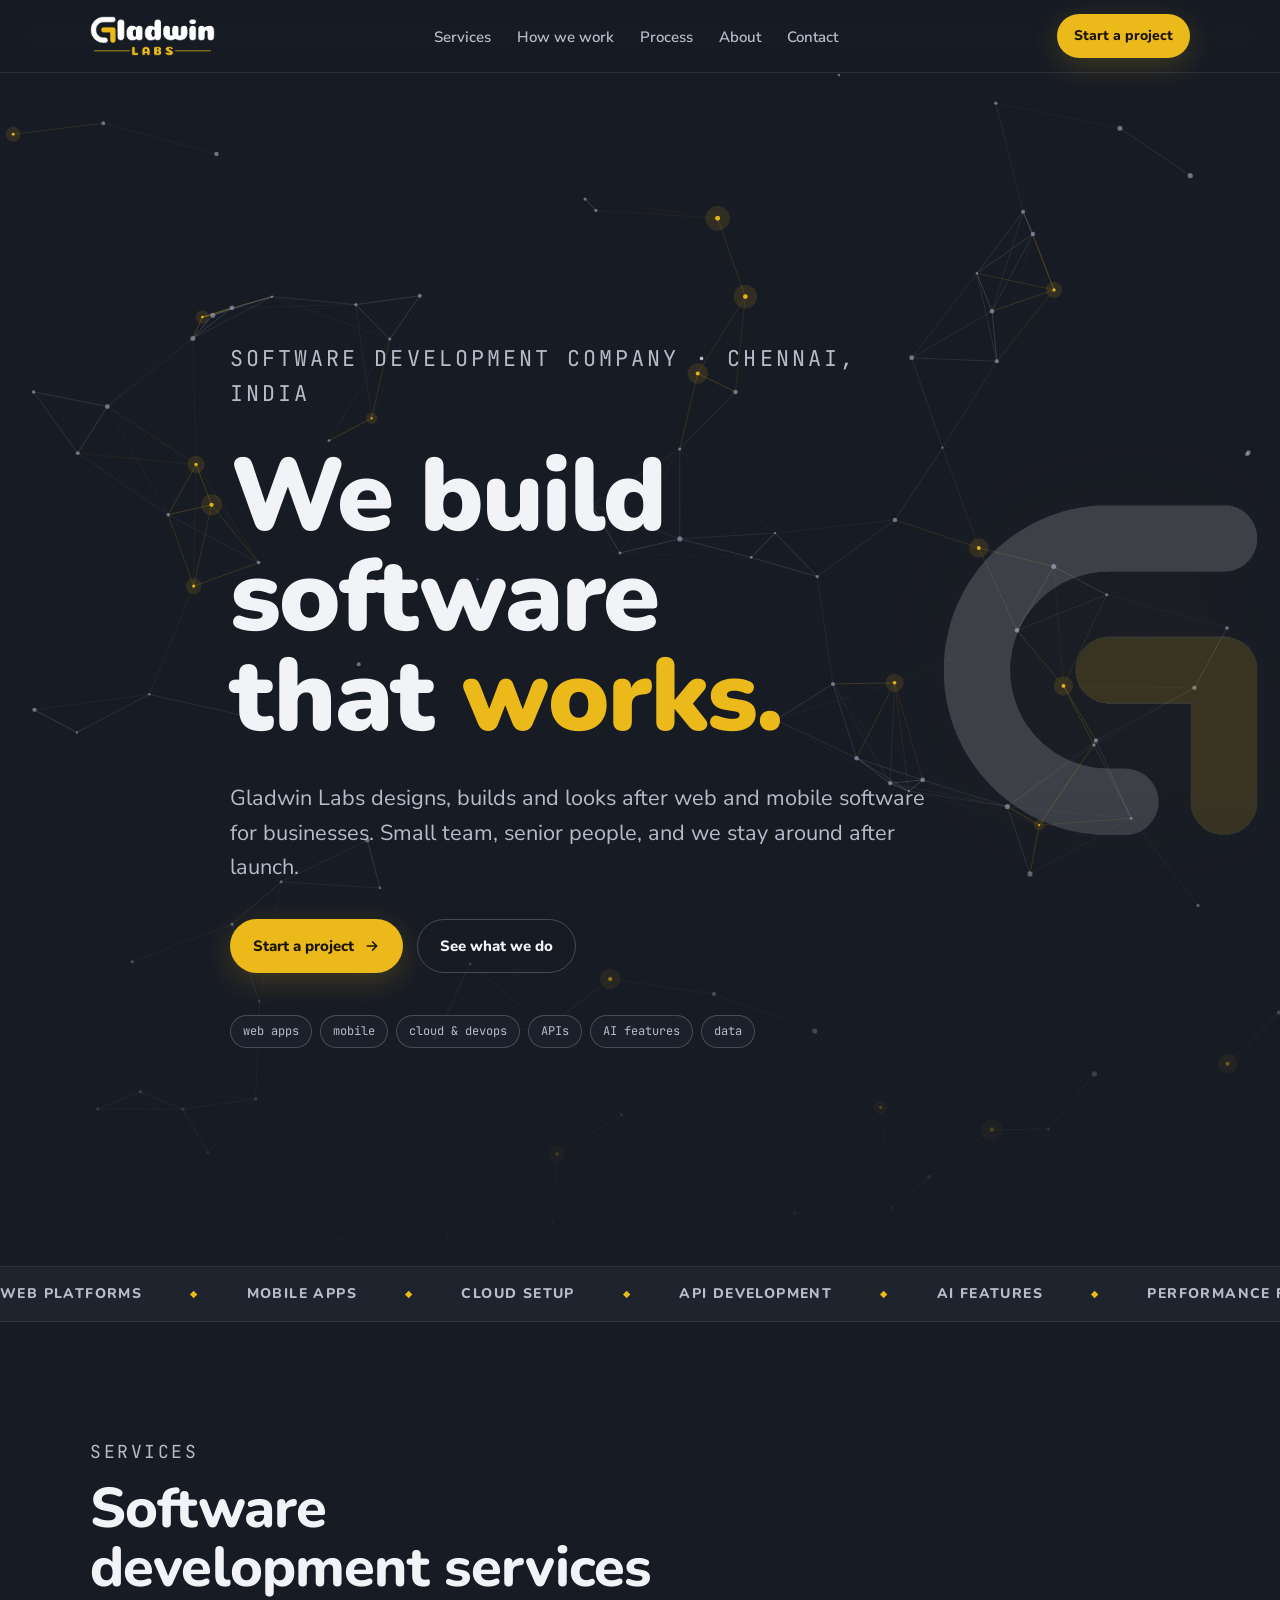
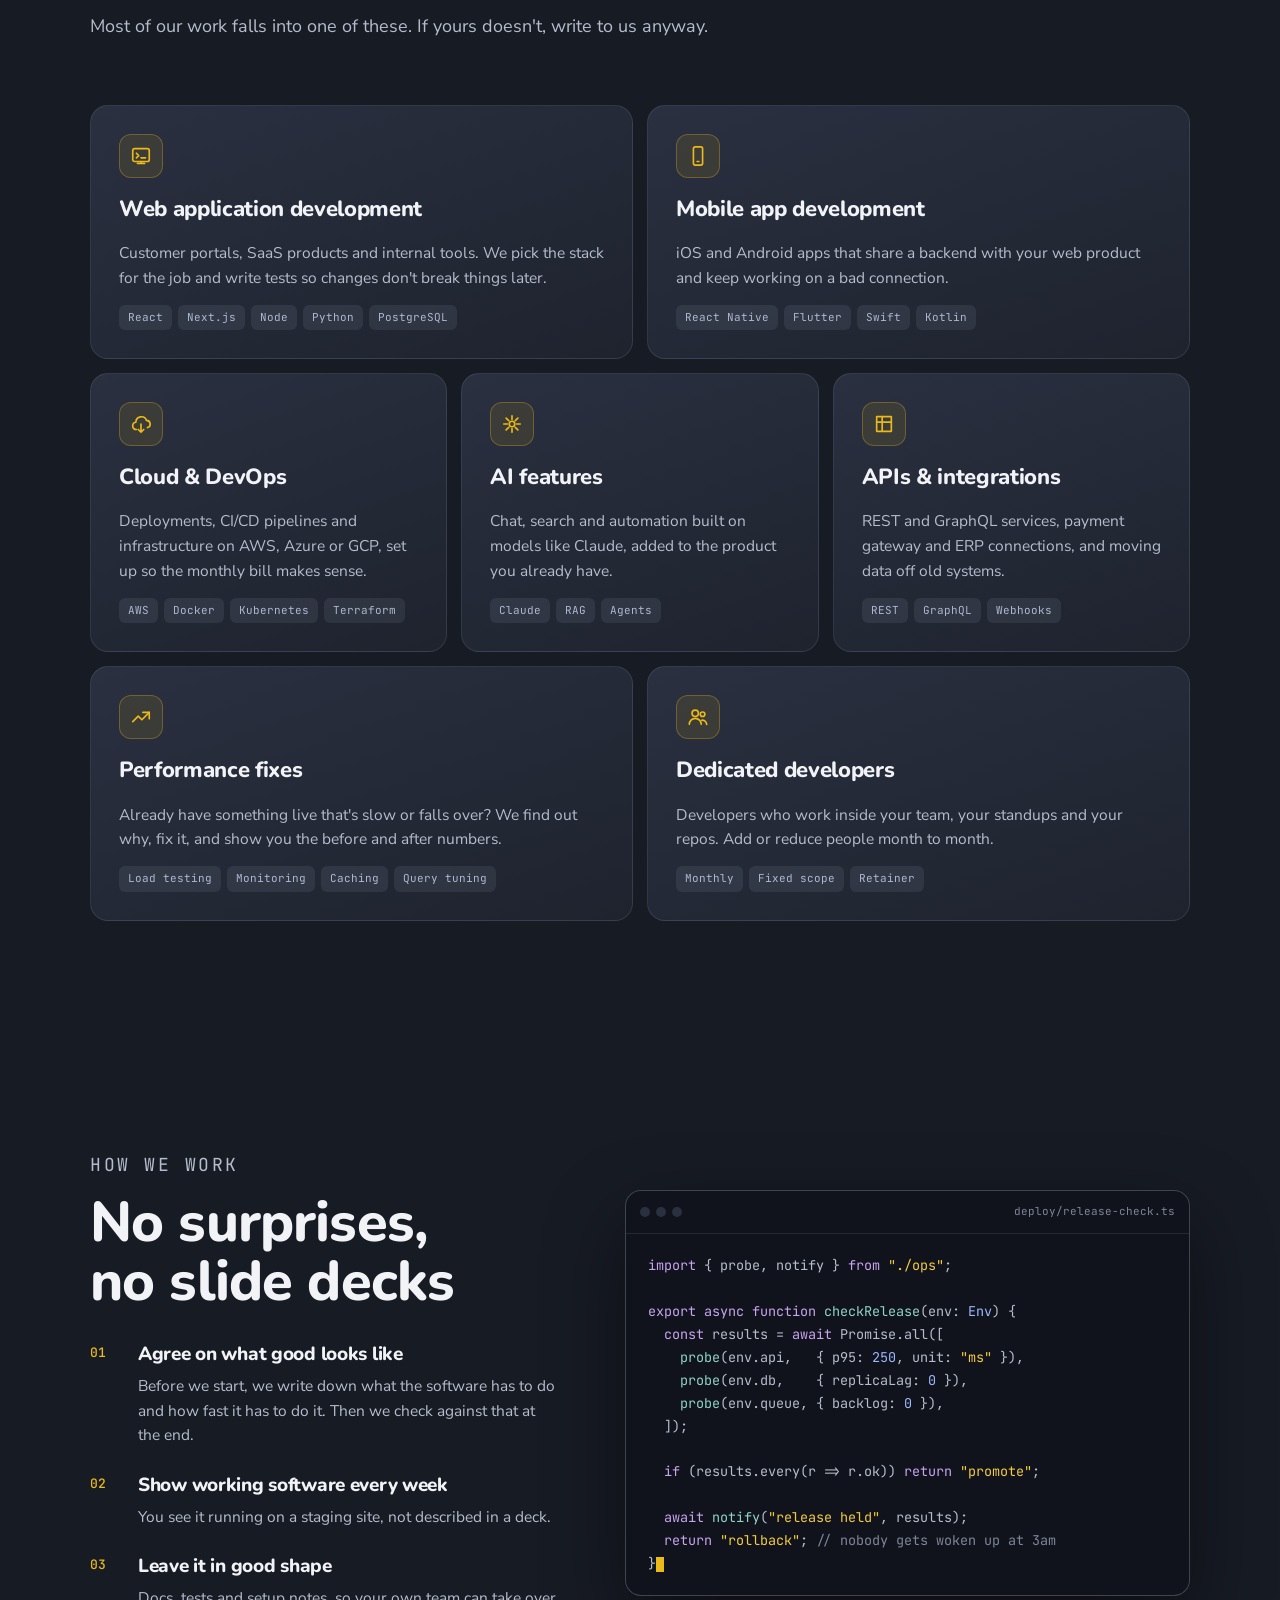
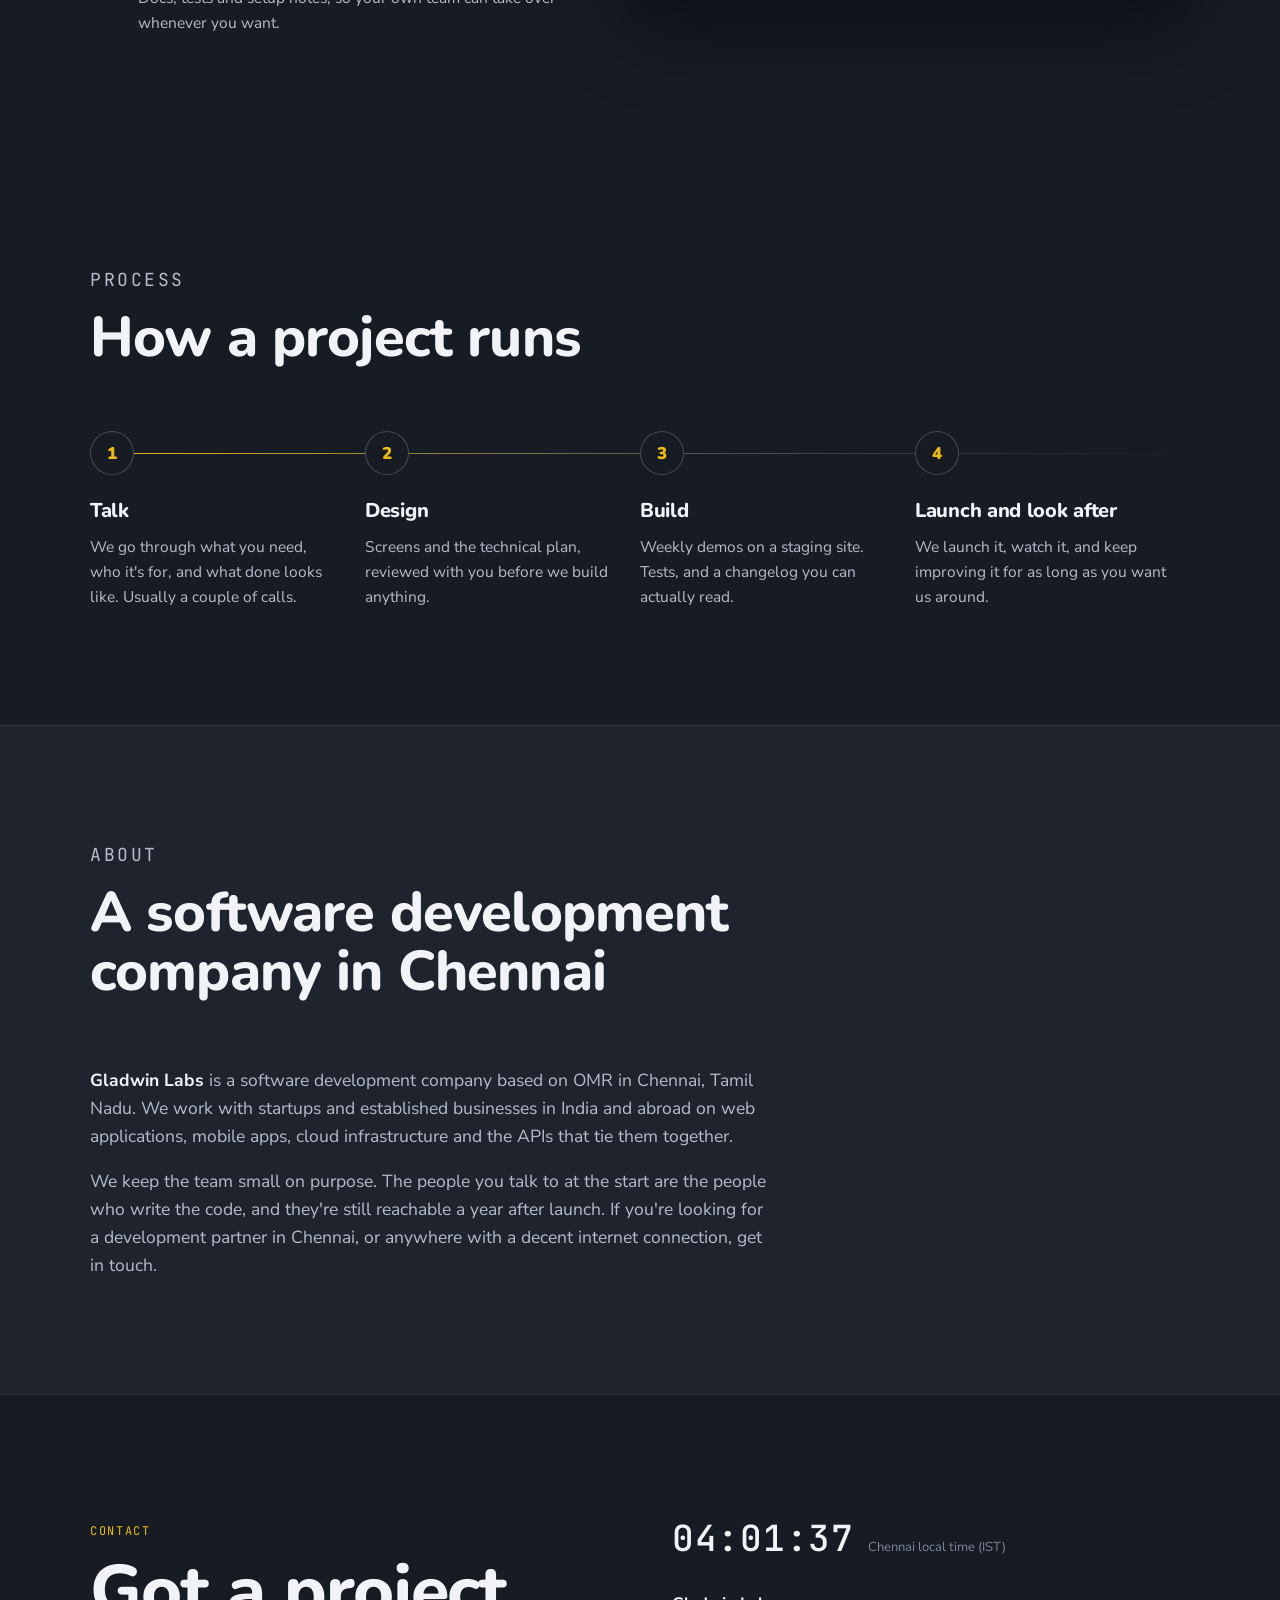
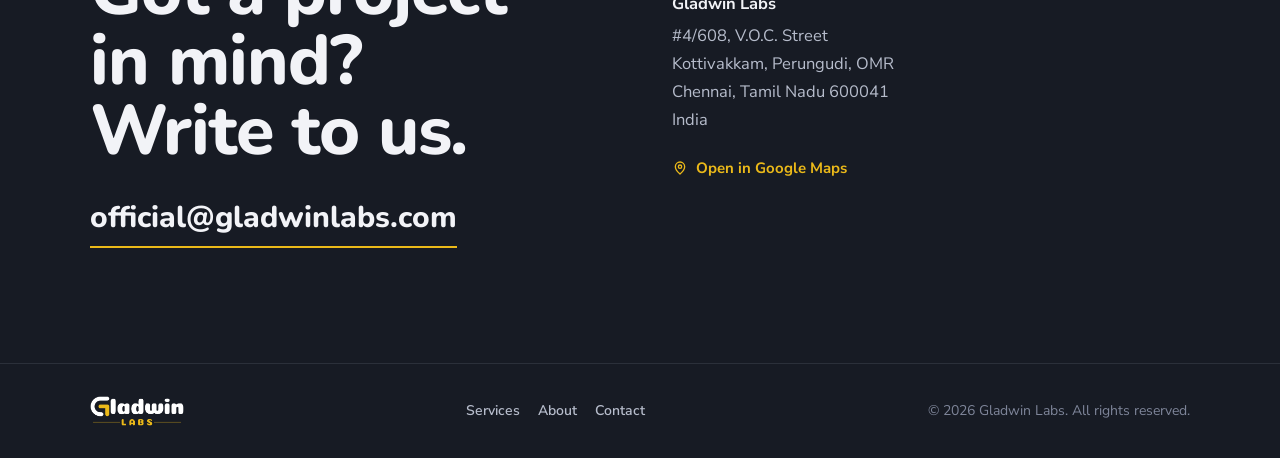
<file: index.html>
<!DOCTYPE html>
<html lang="en">
<head>
<meta charset="utf-8">
<meta name="viewport" content="width=device-width, initial-scale=1">
<title>Gladwin Labs | Software Development Company in Chennai</title>
<meta name="description" content="Gladwin Labs is a software development company in Chennai, India. We build web applications, mobile apps, cloud infrastructure, APIs and AI features for businesses.">
<meta name="keywords" content="software development company Chennai, web application development Chennai, mobile app development Chennai, custom software development India, cloud and DevOps services, API development, AI integration">
<meta name="robots" content="index, follow, max-image-preview:large">
<meta name="author" content="Gladwin Labs">
<meta name="copyright" content="Gladwin Labs. All rights reserved.">
<meta name="theme-color" content="#171B24">
<link rel="canonical" href="https://gladwinlabs.com/">

<meta property="og:type" content="website">
<meta property="og:site_name" content="Gladwin Labs">
<meta property="og:title" content="Gladwin Labs | Software Development Company in Chennai">
<meta property="og:description" content="We build web applications, mobile apps, cloud infrastructure, APIs and AI features for businesses. Based in Chennai, India.">
<meta property="og:url" content="https://gladwinlabs.com/">
<meta property="og:image" content="https://gladwinlabs.com/assets/og.png">
<meta property="og:image:width" content="1200">
<meta property="og:image:height" content="630">
<meta property="og:image:alt" content="Gladwin Labs logo">
<meta property="og:locale" content="en_IN">
<meta name="twitter:card" content="summary_large_image">
<meta name="twitter:title" content="Gladwin Labs | Software Development Company in Chennai">
<meta name="twitter:description" content="We build web applications, mobile apps, cloud infrastructure, APIs and AI features for businesses. Based in Chennai, India.">
<meta name="twitter:image" content="https://gladwinlabs.com/assets/og.png">

<link rel="icon" href="assets/favicon.ico" sizes="32x32">
<link rel="icon" type="image/png" sizes="32x32" href="assets/icon-32.png">
<link rel="icon" type="image/png" sizes="192x192" href="assets/icon-192.png">
<link rel="apple-touch-icon" sizes="180x180" href="assets/icon-180.png">
<link rel="manifest" href="manifest.webmanifest">

<link rel="preload" href="assets/fonts/nunito-normal-700-900.woff2" as="font" type="font/woff2" crossorigin>
<link rel="preload" href="assets/fonts/nunito-sans-normal-400-700.woff2" as="font" type="font/woff2" crossorigin>

<script type="application/ld+json">
{
  "@context": "https://schema.org",
  "@graph": [
    {
      "@type": ["Organization", "ProfessionalService"],
      "@id": "https://gladwinlabs.com/#organization",
      "name": "Gladwin Labs",
      "url": "https://gladwinlabs.com/",
      "logo": "https://gladwinlabs.com/assets/icon-512.png",
      "image": "https://gladwinlabs.com/assets/og.png",
      "email": "official@gladwinlabs.com",
      "description": "Software development company in Chennai, India. Web applications, mobile apps, cloud and DevOps, APIs, AI features and dedicated developers.",
      "address": {
        "@type": "PostalAddress",
        "streetAddress": "#4/608, V.O.C. Street, Kottivakkam, Perungudi, OMR",
        "addressLocality": "Chennai",
        "addressRegion": "Tamil Nadu",
        "postalCode": "600041",
        "addressCountry": "IN"
      },
      "areaServed": ["Chennai", "Tamil Nadu", "India", "Worldwide"],
      "knowsAbout": ["Web application development", "Mobile app development", "Cloud infrastructure", "DevOps", "API development", "AI integration"],
      "hasOfferCatalog": {
        "@type": "OfferCatalog",
        "name": "Software development services",
        "itemListElement": [
          { "@type": "Offer", "itemOffered": { "@type": "Service", "name": "Web application development" } },
          { "@type": "Offer", "itemOffered": { "@type": "Service", "name": "Mobile app development" } },
          { "@type": "Offer", "itemOffered": { "@type": "Service", "name": "Cloud and DevOps" } },
          { "@type": "Offer", "itemOffered": { "@type": "Service", "name": "AI feature development" } },
          { "@type": "Offer", "itemOffered": { "@type": "Service", "name": "API development and integrations" } },
          { "@type": "Offer", "itemOffered": { "@type": "Service", "name": "Performance and reliability fixes" } },
          { "@type": "Offer", "itemOffered": { "@type": "Service", "name": "Dedicated developers" } }
        ]
      }
    },
    {
      "@type": "WebSite",
      "@id": "https://gladwinlabs.com/#website",
      "url": "https://gladwinlabs.com/",
      "name": "Gladwin Labs",
      "publisher": { "@id": "https://gladwinlabs.com/#organization" },
      "inLanguage": "en"
    },
    {
      "@type": "WebPage",
      "@id": "https://gladwinlabs.com/#webpage",
      "url": "https://gladwinlabs.com/",
      "name": "Gladwin Labs | Software Development Company in Chennai",
      "isPartOf": { "@id": "https://gladwinlabs.com/#website" },
      "about": { "@id": "https://gladwinlabs.com/#organization" },
      "inLanguage": "en"
    }
  ]
}
</script>

<style>
@font-face {
  font-family: 'JetBrains Mono';
  font-style: normal;
  font-weight: 400 500;
  font-display: swap;
  src: url(assets/fonts/jetbrains-mono-normal-400-500.woff2) format('woff2');
  unicode-range: U+0000-00FF, U+0131, U+0152-0153, U+02BB-02BC, U+02C6, U+02DA, U+02DC, U+0304, U+0308, U+0329, U+2000-206F, U+20AC, U+2122, U+2191, U+2193, U+2212, U+2215, U+FEFF, U+FFFD;
}
@font-face {
  font-family: 'Nunito';
  font-style: normal;
  font-weight: 700 900;
  font-display: swap;
  src: url(assets/fonts/nunito-normal-700-900.woff2) format('woff2');
  unicode-range: U+0000-00FF, U+0131, U+0152-0153, U+02BB-02BC, U+02C6, U+02DA, U+02DC, U+0304, U+0308, U+0329, U+2000-206F, U+20AC, U+2122, U+2191, U+2193, U+2212, U+2215, U+FEFF, U+FFFD;
}
@font-face {
  font-family: 'Nunito Sans';
  font-style: normal;
  font-weight: 400 700;
  font-stretch: 100%;
  font-display: swap;
  src: url(assets/fonts/nunito-sans-normal-400-700.woff2) format('woff2');
  unicode-range: U+0000-00FF, U+0131, U+0152-0153, U+02BB-02BC, U+02C6, U+02DA, U+02DC, U+0304, U+0308, U+0329, U+2000-206F, U+20AC, U+2122, U+2191, U+2193, U+2212, U+2215, U+FEFF, U+FFFD;
}

  :root {
    /* Brand colours from the logo: slate #3C4352 and gold #EBB919 */
    --slate: #3C4352;
    --bg: #171B24;
    --bg-2: #1E232E;
    --bg-3: #2A3040;
    --line: rgba(186, 194, 212, 0.12);
    --line-strong: rgba(186, 194, 212, 0.28);
    --text: #F2F3F7;
    --text-2: #B6BCCB;
    --muted: #7E8599;
    --gold: #EBB919;
    --gold-2: #F5CB3F;
    --gold-ink: #1A1503;
    --cool: #AEB8D0;
    --glow: rgba(235, 185, 25, 0.2);
    --display: "Nunito", "Nunito Sans", "Segoe UI", Arial, sans-serif;
    --body: "Nunito Sans", "Segoe UI", Helvetica, Arial, sans-serif;
    --mono: "JetBrains Mono", ui-monospace, Consolas, monospace;
    color-scheme: dark;
  }
  * { box-sizing: border-box; }
  html { scroll-behavior: smooth; }
  body {
    margin: 0; background: var(--bg); color: var(--text);
    font-family: var(--body);
    font-size: 17px; line-height: 1.6; -webkit-font-smoothing: antialiased;
    overflow-x: hidden;
  }
  a { color: var(--gold); text-decoration: none; }
  a:focus-visible, button:focus-visible { outline: 2px solid var(--gold); outline-offset: 3px; }
  .wrap { max-width: 1180px; margin-inline: auto; padding-inline: clamp(18px, 4vw, 40px); }
  .eyebrow { font-family: var(--mono); font-size: 12px; letter-spacing: 0.14em; text-transform: uppercase; color: var(--gold); }
  h1, h2, h3 { font-family: var(--display); font-weight: 800; letter-spacing: -0.015em; text-wrap: balance; margin: 0; }
  .visually-hidden { position: absolute; width: 1px; height: 1px; overflow: hidden; clip: rect(0 0 0 0); white-space: nowrap; }

  /* Nav */
  header { position: sticky; top: 0; z-index: 20; backdrop-filter: blur(14px); background: rgba(23, 27, 36, 0.78); border-bottom: 1px solid var(--line); }
  .nav { display: flex; align-items: center; justify-content: space-between; gap: 20px; padding-block: 14px; }
  .brand { display: flex; align-items: center; }
  .brand img { height: 40px; width: auto; display: block; }
  nav ul { list-style: none; margin: 0; padding: 0; display: flex; gap: 26px; }
  nav a { color: var(--text-2); font-weight: 600; font-size: 15px; transition: color .2s; }
  nav a:hover { color: var(--text); }
  .nav-right { display: flex; align-items: center; gap: 10px; }
  .nav .btn { padding: 10px 16px; font-size: 14px; }
  .menu-btn { display: none; width: 42px; height: 42px; border-radius: 10px; border: 1px solid var(--line-strong); background: transparent; cursor: pointer; flex-direction: column; align-items: center; justify-content: center; gap: 5px; padding: 0; }
  .menu-btn span { display: block; width: 18px; height: 2px; background: var(--text); border-radius: 2px; transition: transform .2s, opacity .2s; }
  .skip { position: absolute; left: 16px; top: -60px; z-index: 30; padding: 10px 14px; border-radius: 8px; background: var(--gold); color: var(--gold-ink); font-weight: 700; }
  .skip:focus { top: 12px; }
  @media (max-width: 720px) {
    .brand img { height: 34px; }
    .menu-btn { display: flex; }
    header nav ul { display: none; position: absolute; left: 0; right: 0; top: 100%; flex-direction: column; gap: 0; background: var(--bg-2); border-bottom: 1px solid var(--line); padding: 4px clamp(18px, 4vw, 40px) 12px; box-shadow: 0 20px 40px rgba(0,0,0,.35); }
    header.open nav ul { display: flex; }
    header nav a { display: block; padding: 13px 0; font-size: 17px; border-bottom: 1px solid var(--line); }
    header nav li:last-child a { border-bottom: 0; }
    header.open .menu-btn span:nth-child(1) { transform: translateY(7px) rotate(45deg); }
    header.open .menu-btn span:nth-child(2) { opacity: 0; }
    header.open .menu-btn span:nth-child(3) { transform: translateY(-7px) rotate(-45deg); }
  }

  .btn { display: inline-flex; align-items: center; gap: 10px; padding: 14px 22px; border-radius: 999px; font-family: var(--display); font-weight: 800; font-size: 15px; border: 1px solid transparent; cursor: pointer; transition: transform .2s, box-shadow .2s, background .2s, border-color .2s; }
  .btn:hover { transform: translateY(-2px); }
  .btn-gold { background: var(--gold); color: var(--gold-ink); box-shadow: 0 8px 30px var(--glow); }
  .btn-gold:hover { background: var(--gold-2); }
  .btn-line { border-color: var(--line-strong); color: var(--text); background: transparent; }
  .btn-line:hover { border-color: var(--text-2); }
  .btn svg { width: 16px; height: 16px; }

  /* Hero */
  .hero { position: relative; isolation: isolate; border-bottom: 1px solid var(--line); overflow: hidden; }
  .hero canvas { position: absolute; inset: 0; width: 100%; height: 100%; z-index: -1; display: block; }
  .hero::after { content: ""; position: absolute; inset: auto 0 0 0; height: 40%; background: linear-gradient(to bottom, transparent, var(--bg)); z-index: -1; pointer-events: none; }
  .hero-mark { position: absolute; right: clamp(-80px, -4vw, 0px); top: 50%; transform: translateY(-50%); width: clamp(260px, 36vw, 520px); height: auto; opacity: .16; z-index: -1; pointer-events: none; filter: drop-shadow(0 0 60px var(--glow)); }
  .hero-inner { position: relative; padding-block: clamp(80px, 12vw, 160px) clamp(60px, 8vw, 110px); display: grid; gap: 34px; max-width: 900px; }
  .hero h1 { font-weight: 900; font-size: clamp(46px, 8vw, 108px); line-height: 0.98; }
  .hero h1 .line { display: block; }
  .hero h1 .accent { color: var(--gold); }
  .hero p { font-size: clamp(18px, 1.7vw, 22px); color: var(--text-2); max-width: 32em; margin: 0; }
  .hero .cta { display: flex; gap: 14px; flex-wrap: wrap; }
  .hero .chips { display: flex; flex-wrap: wrap; gap: 8px; margin-top: 8px; }
  .chip { font-family: var(--mono); font-size: 12px; color: var(--text-2); border: 1px solid var(--line-strong); padding: 6px 12px; border-radius: 999px; background: rgba(30, 35, 46, 0.7); }
  @media (max-width: 860px) { .hero-mark { opacity: .08; width: 60vw; right: -20vw; } }

  /* Marquee */
  .ticker { border-bottom: 1px solid var(--line); overflow: hidden; padding-block: 16px; background: var(--bg-2); }
  .ticker-track { display: flex; gap: 48px; width: max-content; animation: scroll 40s linear infinite; }
  .ticker span { font-family: var(--display); font-weight: 800; font-size: 14px; letter-spacing: 0.1em; text-transform: uppercase; color: var(--text-2); white-space: nowrap; display: flex; align-items: center; gap: 48px; }
  .ticker span::after { content: "◆"; color: var(--gold); font-size: 9px; }
  @keyframes scroll { to { transform: translateX(-50%); } }

  section { padding-block: clamp(72px, 9vw, 130px); }
  .sec-head { display: grid; gap: 14px; margin-bottom: clamp(36px, 5vw, 64px); max-width: 720px; }
  .sec-head h2 { font-size: clamp(32px, 4.6vw, 56px); line-height: 1.05; }
  .sec-head p { margin: 0; color: var(--text-2); font-size: 18px; }

  /* Services */
  .bento { display: grid; grid-template-columns: repeat(6, minmax(0, 1fr)); gap: 14px; }
  .card { position: relative; grid-column: span 2; background: linear-gradient(160deg, var(--bg-3), var(--bg-2)); border: 1px solid var(--line); border-radius: 18px; padding: 28px; display: flex; flex-direction: column; gap: 14px; min-height: 240px; overflow: hidden; transition: transform .25s, border-color .25s; }
  .card::before { content: ""; position: absolute; width: 260px; height: 260px; border-radius: 50%; background: radial-gradient(circle, var(--glow), transparent 65%); top: -120px; right: -100px; opacity: 0; transition: opacity .3s; pointer-events: none; }
  .card:hover { transform: translateY(-4px); border-color: var(--line-strong); }
  .card:hover::before { opacity: 1; }
  .card.wide { grid-column: span 3; }
  .card .ico { width: 44px; height: 44px; border-radius: 12px; background: rgba(235, 185, 25, 0.1); border: 1px solid rgba(235, 185, 25, 0.3); display: grid; place-items: center; color: var(--gold); }
  .card .ico svg { width: 22px; height: 22px; }
  .card h3 { font-size: 22px; }
  .card p { margin: 0; color: var(--text-2); font-size: 15.5px; }
  .card .tags { margin-top: auto; display: flex; flex-wrap: wrap; gap: 6px; }
  .card .tags span { font-family: var(--mono); font-size: 11px; color: var(--cool); background: rgba(174, 184, 208, 0.1); padding: 4px 9px; border-radius: 6px; }
  @media (max-width: 960px) { .card, .card.wide { grid-column: span 3; } }
  @media (max-width: 640px) { .card, .card.wide { grid-column: span 6; min-height: 0; } }

  /* Approach + code panel */
  .split { display: grid; grid-template-columns: minmax(0, 5fr) minmax(0, 6fr); gap: clamp(32px, 5vw, 72px); align-items: center; }
  .code { background: #10131B; border: 1px solid var(--line-strong); border-radius: 16px; overflow: hidden; box-shadow: 0 30px 80px rgba(0,0,0,.45); }
  .code .bar { display: flex; gap: 6px; padding: 12px 14px; border-bottom: 1px solid var(--line); align-items: center; }
  .code .bar i { width: 10px; height: 10px; border-radius: 50%; background: var(--bg-3); }
  .code .bar span { margin-left: auto; font-family: var(--mono); font-size: 11px; color: var(--muted); }
  .code pre { margin: 0; padding: 20px 22px; font-family: var(--mono); font-size: 13.5px; line-height: 1.7; color: var(--text-2); overflow-x: auto; }
  .k { color: #C9A3F0; } .s { color: var(--gold-2); } .f { color: #8FD3C7; } .c { color: var(--muted); } .n { color: #9DB8FF; }
  .cursor { display: inline-block; width: 8px; height: 1.1em; background: var(--gold); vertical-align: text-bottom; animation: blink 1s steps(2) infinite; }
  @keyframes blink { 50% { opacity: 0; } }
  .points { display: grid; gap: 22px; margin-top: 8px; }
  .point { display: grid; grid-template-columns: 34px 1fr; gap: 14px; }
  .point b { font-family: var(--mono); font-weight: 500; color: var(--gold); font-size: 13px; padding-top: 4px; }
  .point h3 { font-size: 19px; margin-bottom: 4px; }
  .point p { margin: 0; color: var(--text-2); font-size: 15.5px; }
  @media (max-width: 860px) { .split { grid-template-columns: 1fr; } }

  /* Process */
  .steps { display: grid; grid-template-columns: repeat(4, minmax(0, 1fr)); position: relative; }
  .steps::before { content: ""; position: absolute; left: 0; right: 0; top: 22px; height: 1px; background: linear-gradient(90deg, var(--gold), var(--line-strong) 60%, transparent); }
  .step { padding-right: 24px; position: relative; }
  .step .dot { width: 44px; height: 44px; border-radius: 50%; background: var(--bg); border: 1px solid var(--line-strong); display: grid; place-items: center; font-family: var(--display); font-weight: 900; color: var(--gold); position: relative; z-index: 1; }
  .step h3 { font-size: 20px; margin: 20px 0 8px; }
  .step p { margin: 0; color: var(--text-2); font-size: 15.5px; }
  @media (max-width: 860px) { .steps { grid-template-columns: 1fr 1fr; gap: 32px; } .steps::before { display: none; } }
  @media (max-width: 520px) { .steps { grid-template-columns: 1fr; } }

  /* About */
  .about { background: var(--bg-2); border-top: 1px solid var(--line); }
  .about .prose { max-width: 62ch; color: var(--text-2); font-size: 17.5px; }
  .about .prose p { margin: 0 0 1em; }
  .about .prose p:last-child { margin-bottom: 0; }
  .about .prose strong { color: var(--text); font-weight: 700; }

  /* Contact */
  .contact { border-top: 1px solid var(--line); border-bottom: 1px solid var(--line); }
  .contact-grid { display: grid; grid-template-columns: minmax(0, 1fr) minmax(0, 1fr); gap: clamp(32px, 5vw, 80px); }
  .contact h2 { font-size: clamp(36px, 5.5vw, 70px); line-height: 1; }
  .contact .big-mail { display: inline-block; margin-top: 28px; font-family: var(--display); font-weight: 800; font-size: clamp(20px, 2.6vw, 30px); color: var(--text); border-bottom: 2px solid var(--gold); padding-bottom: 4px; transition: color .2s; overflow-wrap: anywhere; }
  .contact .big-mail:hover { color: var(--gold); }
  .office { display: grid; gap: 22px; align-content: start; }
  .office .clock { display: flex; align-items: baseline; gap: 14px; }
  .office .clock time { font-family: var(--mono); font-size: 36px; font-weight: 500; color: var(--text); font-variant-numeric: tabular-nums; letter-spacing: 0.02em; }
  .office .clock small { color: var(--muted); font-size: 13px; }
  address { font-style: normal; color: var(--text-2); line-height: 1.7; font-size: 16.5px; }
  address strong { color: var(--text); font-weight: 700; display: block; margin-bottom: 4px; }
  .office .map { display: inline-flex; align-items: center; gap: 8px; color: var(--gold); font-weight: 700; font-size: 15px; }
  .office .map:hover { color: var(--gold-2); }
  .office .map svg { width: 16px; height: 16px; }
  @media (max-width: 860px) { .contact-grid { grid-template-columns: 1fr; } }

  footer { padding-block: 32px; }
  .foot { display: flex; justify-content: space-between; align-items: center; gap: 14px; flex-wrap: wrap; color: var(--muted); font-size: 14px; }
  .foot img { height: 30px; width: auto; display: block; }
  .foot nav ul { gap: 18px; }
  .foot nav a { font-size: 14px; }

  @media (prefers-reduced-motion: reduce) {
    .ticker-track { animation: none; }
    .cursor { animation: none; }
    .btn:hover, .card:hover { transform: none; }
    html { scroll-behavior: auto; }
  }
</style>
</head>
<body>
<a class="skip" href="#main">Skip to content</a>

<header>
  <div class="wrap nav">
    <a class="brand" href="#top" aria-label="Gladwin Labs home"><img src="assets/wordmark-dark.png" alt="Gladwin Labs" width="1389" height="444" fetchpriority="high"></a>
    <nav aria-label="Primary" id="site-nav">
      <ul>
        <li><a href="#services">Services</a></li>
        <li><a href="#approach">How we work</a></li>
        <li><a href="#process">Process</a></li>
        <li><a href="#about">About</a></li>
        <li><a href="#contact">Contact</a></li>
      </ul>
    </nav>
    <div class="nav-right">
      <a class="btn btn-gold" href="#contact">Start a project</a>
      <button class="menu-btn" id="menu-btn" type="button" aria-expanded="false" aria-controls="site-nav" aria-label="Open menu"><span></span><span></span><span></span></button>
    </div>
  </div>
</header>

<main id="main">
<section class="hero" id="top" aria-labelledby="hero-title">
  <canvas id="field" aria-hidden="true"></canvas>
  <img class="hero-mark" src="assets/logo-dark.png" alt="" aria-hidden="true" width="700" height="700">
  <div class="wrap hero-inner">
    <p class="eyebrow">Software development company · Chennai, India</p>
    <h1 id="hero-title">
      <span class="line">We build software</span>
      <span class="line">that <span class="accent">works.</span></span>
    </h1>
    <p>Gladwin Labs designs, builds and looks after web and mobile software for businesses. Small team, senior people, and we stay around after launch.</p>
    <div class="cta">
      <a class="btn btn-gold" href="#contact">Start a project
        <svg viewBox="0 0 24 24" fill="none" stroke="currentColor" stroke-width="2.5" stroke-linecap="round" stroke-linejoin="round" aria-hidden="true"><path d="M5 12h14M13 6l6 6-6 6"/></svg>
      </a>
      <a class="btn btn-line" href="#services">See what we do</a>
    </div>
    <ul class="chips" aria-label="What we work on" style="list-style:none;padding:0;margin:8px 0 0;">
      <li class="chip">web apps</li><li class="chip">mobile</li><li class="chip">cloud &amp; devops</li><li class="chip">APIs</li><li class="chip">AI features</li><li class="chip">data</li>
    </ul>
  </div>
</section>

<div class="ticker" aria-hidden="true">
  <div class="ticker-track">
    <span>Web platforms</span><span>Mobile apps</span><span>Cloud setup</span><span>API development</span><span>AI features</span><span>Performance fixes</span><span>Dedicated developers</span><span>Product engineering</span>
    <span>Web platforms</span><span>Mobile apps</span><span>Cloud setup</span><span>API development</span><span>AI features</span><span>Performance fixes</span><span>Dedicated developers</span><span>Product engineering</span>
  </div>
</div>

<section id="services" aria-labelledby="services-title">
  <div class="wrap">
    <div class="sec-head">
      <p class="eyebrow">Services</p>
      <h2 id="services-title">Software development services</h2>
      <p>Most of our work falls into one of these. If yours doesn't, write to us anyway.</p>
    </div>
    <div class="bento">
      <article class="card wide">
        <div class="ico" aria-hidden="true"><svg viewBox="0 0 24 24" fill="none" stroke="currentColor" stroke-width="1.8" stroke-linecap="round" stroke-linejoin="round"><rect x="3" y="4" width="18" height="14" rx="2"/><path d="M8 20h8M12 18v2M7 9l2.5 2.5L7 14M12 14h5"/></svg></div>
        <h3>Web application development</h3>
        <p>Customer portals, SaaS products and internal tools. We pick the stack for the job and write tests so changes don't break things later.</p>
        <div class="tags"><span>React</span><span>Next.js</span><span>Node</span><span>Python</span><span>PostgreSQL</span></div>
      </article>
      <article class="card wide">
        <div class="ico" aria-hidden="true"><svg viewBox="0 0 24 24" fill="none" stroke="currentColor" stroke-width="1.8" stroke-linecap="round" stroke-linejoin="round"><rect x="7" y="2" width="10" height="20" rx="2"/><path d="M11 18h2"/></svg></div>
        <h3>Mobile app development</h3>
        <p>iOS and Android apps that share a backend with your web product and keep working on a bad connection.</p>
        <div class="tags"><span>React Native</span><span>Flutter</span><span>Swift</span><span>Kotlin</span></div>
      </article>
      <article class="card">
        <div class="ico" aria-hidden="true"><svg viewBox="0 0 24 24" fill="none" stroke="currentColor" stroke-width="1.8" stroke-linecap="round" stroke-linejoin="round"><path d="M7 18a4 4 0 0 1-.6-7.96A6 6 0 0 1 18 8a4 4 0 0 1 1 7.87"/><path d="M12 12v9M9 18l3 3 3-3"/></svg></div>
        <h3>Cloud &amp; DevOps</h3>
        <p>Deployments, CI/CD pipelines and infrastructure on AWS, Azure or GCP, set up so the monthly bill makes sense.</p>
        <div class="tags"><span>AWS</span><span>Docker</span><span>Kubernetes</span><span>Terraform</span></div>
      </article>
      <article class="card">
        <div class="ico" aria-hidden="true"><svg viewBox="0 0 24 24" fill="none" stroke="currentColor" stroke-width="1.8" stroke-linecap="round" stroke-linejoin="round"><path d="M12 3v4M12 17v4M3 12h4M17 12h4M5.6 5.6l2.8 2.8M15.6 15.6l2.8 2.8M5.6 18.4l2.8-2.8M15.6 8.4l2.8-2.8"/><circle cx="12" cy="12" r="3"/></svg></div>
        <h3>AI features</h3>
        <p>Chat, search and automation built on models like Claude, added to the product you already have.</p>
        <div class="tags"><span>Claude</span><span>RAG</span><span>Agents</span></div>
      </article>
      <article class="card">
        <div class="ico" aria-hidden="true"><svg viewBox="0 0 24 24" fill="none" stroke="currentColor" stroke-width="1.8" stroke-linecap="round" stroke-linejoin="round"><path d="M4 4h16v16H4z"/><path d="M4 10h16M10 4v16"/></svg></div>
        <h3>APIs &amp; integrations</h3>
        <p>REST and GraphQL services, payment gateway and ERP connections, and moving data off old systems.</p>
        <div class="tags"><span>REST</span><span>GraphQL</span><span>Webhooks</span></div>
      </article>
      <article class="card wide">
        <div class="ico" aria-hidden="true"><svg viewBox="0 0 24 24" fill="none" stroke="currentColor" stroke-width="1.8" stroke-linecap="round" stroke-linejoin="round"><path d="M3 17l6-6 4 4 8-8"/><path d="M14 7h7v7"/></svg></div>
        <h3>Performance fixes</h3>
        <p>Already have something live that's slow or falls over? We find out why, fix it, and show you the before and after numbers.</p>
        <div class="tags"><span>Load testing</span><span>Monitoring</span><span>Caching</span><span>Query tuning</span></div>
      </article>
      <article class="card wide">
        <div class="ico" aria-hidden="true"><svg viewBox="0 0 24 24" fill="none" stroke="currentColor" stroke-width="1.8" stroke-linecap="round" stroke-linejoin="round"><circle cx="9" cy="8" r="3.5"/><path d="M2.5 20a6.5 6.5 0 0 1 13 0"/><circle cx="17" cy="9" r="2.5"/><path d="M16 15.5a5 5 0 0 1 5.5 4.5"/></svg></div>
        <h3>Dedicated developers</h3>
        <p>Developers who work inside your team, your standups and your repos. Add or reduce people month to month.</p>
        <div class="tags"><span>Monthly</span><span>Fixed scope</span><span>Retainer</span></div>
      </article>
    </div>
  </div>
</section>

<section id="approach" aria-labelledby="approach-title">
  <div class="wrap split">
    <div>
      <div class="sec-head" style="margin-bottom: 28px;">
        <p class="eyebrow">How we work</p>
        <h2 id="approach-title">No surprises, no slide decks</h2>
      </div>
      <div class="points">
        <div class="point"><b>01</b><div><h3>Agree on what good looks like</h3><p>Before we start, we write down what the software has to do and how fast it has to do it. Then we check against that at the end.</p></div></div>
        <div class="point"><b>02</b><div><h3>Show working software every week</h3><p>You see it running on a staging site, not described in a deck.</p></div></div>
        <div class="point"><b>03</b><div><h3>Leave it in good shape</h3><p>Docs, tests and setup notes, so your own team can take over whenever you want.</p></div></div>
      </div>
    </div>
    <div class="code" role="img" aria-label="Example of a release check script that promotes a release only when API latency, database lag and queue backlog are all healthy">
      <div class="bar"><i></i><i></i><i></i><span>deploy/release-check.ts</span></div>
      <pre aria-hidden="true"><span class="k">import</span> { probe, notify } <span class="k">from</span> <span class="s">"./ops"</span>;

<span class="k">export async function</span> <span class="f">checkRelease</span>(env: <span class="n">Env</span>) {
  <span class="k">const</span> results = <span class="k">await</span> Promise.all([
    <span class="f">probe</span>(env.api,   { p95: <span class="n">250</span>, unit: <span class="s">"ms"</span> }),
    <span class="f">probe</span>(env.db,    { replicaLag: <span class="n">0</span> }),
    <span class="f">probe</span>(env.queue, { backlog: <span class="n">0</span> }),
  ]);

  <span class="k">if</span> (results.every(r =&gt; r.ok)) <span class="k">return</span> <span class="s">"promote"</span>;

  <span class="k">await</span> <span class="f">notify</span>(<span class="s">"release held"</span>, results);
  <span class="k">return</span> <span class="s">"rollback"</span>; <span class="c">// nobody gets woken up at 3am</span>
}<span class="cursor"></span></pre>
    </div>
  </div>
</section>

<section id="process" aria-labelledby="process-title">
  <div class="wrap">
    <div class="sec-head">
      <p class="eyebrow">Process</p>
      <h2 id="process-title">How a project runs</h2>
    </div>
    <ol class="steps" style="list-style:none;padding:0;margin:0;">
      <li class="step"><div class="dot" aria-hidden="true">1</div><h3>Talk</h3><p>We go through what you need, who it's for, and what done looks like. Usually a couple of calls.</p></li>
      <li class="step"><div class="dot" aria-hidden="true">2</div><h3>Design</h3><p>Screens and the technical plan, reviewed with you before we build anything.</p></li>
      <li class="step"><div class="dot" aria-hidden="true">3</div><h3>Build</h3><p>Weekly demos on a staging site. Tests, and a changelog you can actually read.</p></li>
      <li class="step"><div class="dot" aria-hidden="true">4</div><h3>Launch and look after</h3><p>We launch it, watch it, and keep improving it for as long as you want us around.</p></li>
    </ol>
  </div>
</section>

<section class="about" id="about" aria-labelledby="about-title">
  <div class="wrap">
    <div class="sec-head">
      <p class="eyebrow">About</p>
      <h2 id="about-title">A software development company in Chennai</h2>
    </div>
    <div class="prose">
      <p><strong>Gladwin Labs</strong> is a software development company based on OMR in Chennai, Tamil Nadu. We work with startups and established businesses in India and abroad on web applications, mobile apps, cloud infrastructure and the APIs that tie them together.</p>
      <p>We keep the team small on purpose. The people you talk to at the start are the people who write the code, and they're still reachable a year after launch. If you're looking for a development partner in Chennai, or anywhere with a decent internet connection, get in touch.</p>
    </div>
  </div>
</section>

<section class="contact" id="contact" aria-labelledby="contact-title">
  <div class="wrap contact-grid">
    <div>
      <p class="eyebrow">Contact</p>
      <h2 id="contact-title" style="margin-top: 14px;">Got a project in mind? Write to us.</h2>
      <a class="big-mail" href="mailto:official@gladwinlabs.com">official@gladwinlabs.com</a>
    </div>
    <div class="office">
      <div class="clock">
        <time id="ist" datetime="">--:--</time>
        <small>Chennai local time (IST)</small>
      </div>
      <address>
        <strong>Gladwin Labs</strong>
        #4/608, V.O.C. Street<br>
        Kottivakkam, Perungudi, OMR<br>
        Chennai, Tamil Nadu 600041<br>
        India
      </address>
      <a class="map" href="https://www.google.com/maps/search/?api=1&amp;query=4%2F608%20V.O.C.%20Street%2C%20Kottivakkam%2C%20Perungudi%2C%20Chennai%2C%20Tamil%20Nadu%20600041" target="_blank" rel="noopener">
        <svg viewBox="0 0 24 24" fill="none" stroke="currentColor" stroke-width="2" stroke-linecap="round" stroke-linejoin="round" aria-hidden="true"><path d="M12 21s7-6.2 7-11a7 7 0 1 0-14 0c0 4.8 7 11 7 11z"/><circle cx="12" cy="10" r="2.5"/></svg>
        Open in Google Maps
      </a>
    </div>
  </div>
</section>
</main>

<footer>
  <div class="wrap foot">
    <img src="assets/wordmark-dark.png" alt="Gladwin Labs" width="1389" height="444" loading="lazy">
    <nav aria-label="Footer">
      <ul style="list-style:none;padding:0;margin:0;display:flex;">
        <li><a href="#services">Services</a></li>
        <li><a href="#about">About</a></li>
        <li><a href="#contact">Contact</a></li>
      </ul>
    </nav>
    <span>&copy; <span id="year">2026</span> Gladwin Labs. All rights reserved.</span>
  </div>
</footer>

<script>
  (function () {
    var el = document.getElementById('ist');
    function tick() {
      var now = new Date();
      var fmt = new Intl.DateTimeFormat('en-IN', { timeZone: 'Asia/Kolkata', hour: '2-digit', minute: '2-digit', second: '2-digit', hour12: false });
      el.textContent = fmt.format(now);
      el.setAttribute('datetime', now.toISOString());
    }
    tick(); setInterval(tick, 1000);
    document.getElementById('year').textContent = new Date().getFullYear();

    var hdr = document.querySelector('header'), btn = document.getElementById('menu-btn');
    function setMenu(open) {
      hdr.classList.toggle('open', open);
      btn.setAttribute('aria-expanded', open ? 'true' : 'false');
      btn.setAttribute('aria-label', open ? 'Close menu' : 'Open menu');
    }
    btn.addEventListener('click', function () { setMenu(!hdr.classList.contains('open')); });
    hdr.querySelectorAll('nav a').forEach(function (a) { a.addEventListener('click', function () { setMenu(false); }); });
    document.addEventListener('keydown', function (e) { if (e.key === 'Escape') setMenu(false); });

    var canvas = document.getElementById('field');
    var ctx = canvas.getContext('2d');
    var reduce = window.matchMedia('(prefers-reduced-motion: reduce)').matches;
    var W, H, dpr, nodes = [], mouse = { x: -9999, y: -9999 };
    var GOLD = '235,185,25', COOL = '174,184,208';

    function resize() {
      dpr = Math.min(window.devicePixelRatio || 1, 2);
      var r = canvas.parentElement.getBoundingClientRect();
      W = r.width; H = r.height;
      canvas.width = W * dpr; canvas.height = H * dpr;
      ctx.setTransform(dpr, 0, 0, dpr, 0, 0);
      var count = Math.max(40, Math.min(140, Math.floor(W * H / 14000)));
      nodes = [];
      for (var i = 0; i < count; i++) {
        nodes.push({ x: Math.random() * W, y: Math.random() * H, vx: (Math.random() - .5) * .35, vy: (Math.random() - .5) * .35, r: 1 + Math.random() * 1.6, gold: Math.random() < .18 });
      }
    }
    function frame() {
      ctx.clearRect(0, 0, W, H);
      var link = Math.min(150, W / 7);
      for (var i = 0; i < nodes.length; i++) {
        var n = nodes[i];
        if (!reduce) {
          var dx = n.x - mouse.x, dy = n.y - mouse.y, d2 = dx * dx + dy * dy;
          if (d2 < 22000) { var f = (22000 - d2) / 22000; n.vx += dx / Math.sqrt(d2 + 1) * f * .12; n.vy += dy / Math.sqrt(d2 + 1) * f * .12; }
          n.vx *= .985; n.vy *= .985;
          n.x += n.vx; n.y += n.vy;
          if (n.x < -20) n.x = W + 20; if (n.x > W + 20) n.x = -20;
          if (n.y < -20) n.y = H + 20; if (n.y > H + 20) n.y = -20;
        }
      }
      for (i = 0; i < nodes.length; i++) {
        for (var j = i + 1; j < nodes.length; j++) {
          var a = nodes[i], b = nodes[j], ddx = a.x - b.x, ddy = a.y - b.y, d = Math.sqrt(ddx * ddx + ddy * ddy);
          if (d < link) {
            var alpha = (1 - d / link) * .3;
            ctx.strokeStyle = 'rgba(' + ((a.gold || b.gold) ? GOLD : COOL) + ',' + alpha + ')';
            ctx.lineWidth = 1; ctx.beginPath(); ctx.moveTo(a.x, a.y); ctx.lineTo(b.x, b.y); ctx.stroke();
          }
        }
      }
      for (i = 0; i < nodes.length; i++) {
        n = nodes[i];
        ctx.fillStyle = n.gold ? 'rgba(' + GOLD + ',.95)' : 'rgba(' + COOL + ',.55)';
        ctx.beginPath(); ctx.arc(n.x, n.y, n.r, 0, Math.PI * 2); ctx.fill();
        if (n.gold) { ctx.fillStyle = 'rgba(' + GOLD + ',.12)'; ctx.beginPath(); ctx.arc(n.x, n.y, n.r * 5, 0, Math.PI * 2); ctx.fill(); }
      }
      if (!reduce) requestAnimationFrame(frame);
    }
    resize(); frame();
    window.addEventListener('resize', function () { resize(); if (reduce) frame(); });
    canvas.parentElement.addEventListener('pointermove', function (e) {
      var r = canvas.getBoundingClientRect(); mouse.x = e.clientX - r.left; mouse.y = e.clientY - r.top;
    });
    canvas.parentElement.addEventListener('pointerleave', function () { mouse.x = -9999; mouse.y = -9999; });
  })();
</script>
</body>
</html>
</file>
